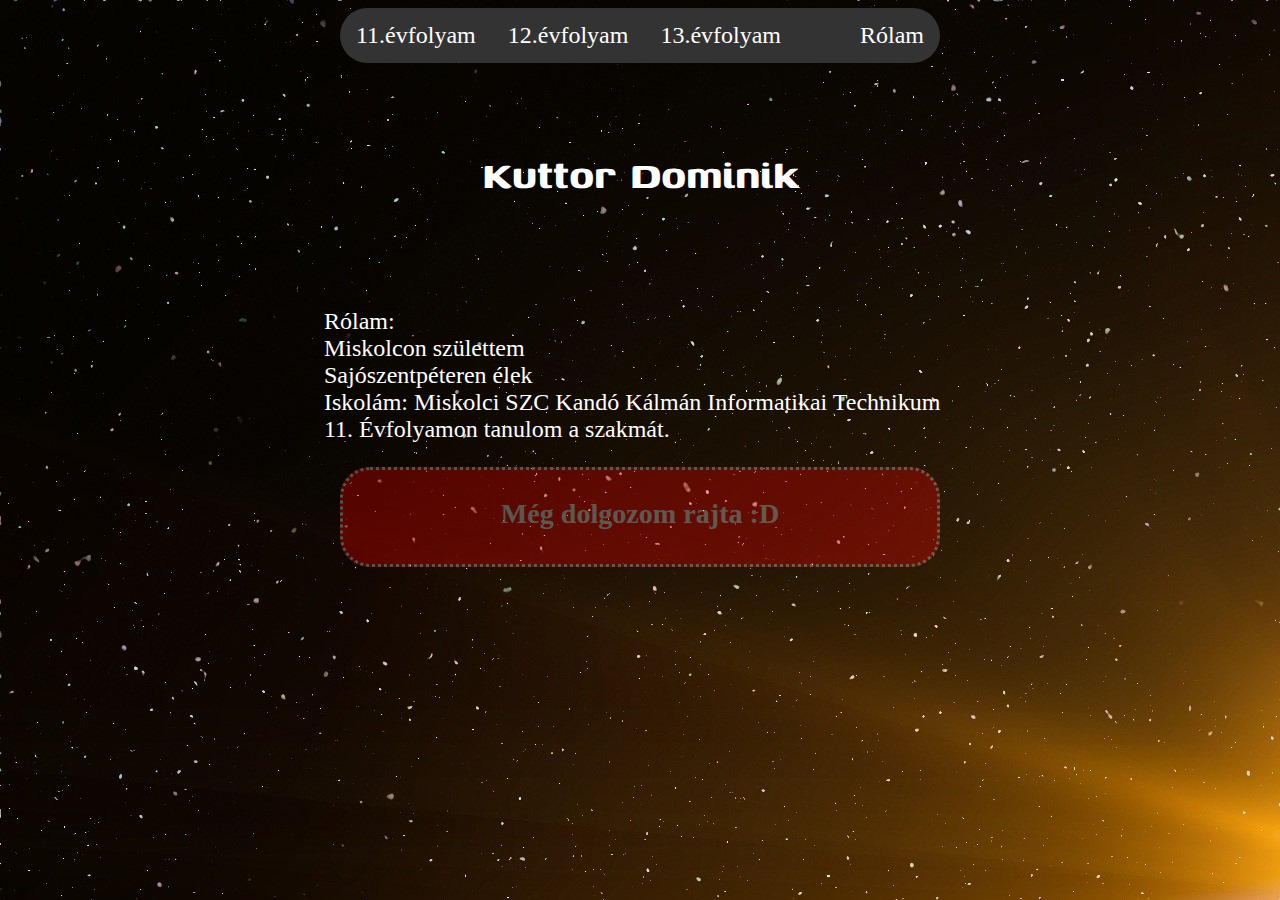
<file: index.html>
<!DOCTYPE html>
<html lang="hu">
<head>
    <link rel="stylesheet" href="style.css">
    <meta charset="UTF-8">
    <meta http-equiv="X-UA-Compatible" content="IE=edge">
    <meta name="viewport" content="width=device-width, initial-scale=1.0">
    <link rel="preconnect" href="https://fonts.googleapis.com">
    <link rel="preconnect" href="https://fonts.gstatic.com" crossorigin>
    <link href="https://fonts.googleapis.com/css2?family=Genos:wght@500&display=swap" rel="stylesheet">
    <title>Kuttor Dominik - Portfolio</title>
</head>
<body>

    <ul>
        
        <li class="dropdown">
          <a href="javascript:void(0)" class="dropbtn">11.évfolyam</a>
          <div class="dropdown-content">
            <a href="link1.html">Első órám szeptemberben</a>
            <a href="#">Link 2</a>
            <a href="hid.html">Hídkapcsolás</a>
          </div>
        </li>
        <li class="dropdown">
            <a href="javascript:void(0)" class="dropbtn">12.évfolyam</a>
            <div class="dropdown-content">
              <a href="#">Jelenleg még nincs</a>
            </div>
          </li>
          <li class="dropdown">
            <a href="javascript:void(0)" class="dropbtn">13.évfolyam</a>
            <div class="dropdown-content">
                <a href="#">Jelenleg még nincs</a>
            </div>
          </li>
        <li style="float:right"><a class="active" href="index.html">Rólam</a></li>
      </ul>
    <div class="header">
        <h1 class="nevem" style="text-align: center;">Kuttor Dominik</h1>
    </div>
    <div class="szoveg">
        <p class="rolam" style="text-align: left;">
        
            Rólam: <br>
            
            Miskolcon születtem <br>
            Sajószentpéteren élek <br>
            Iskolám: Miskolci SZC Kandó Kálmán Informatikai Technikum <br>
            11. Évfolyamon tanulom a szakmát. <br>
        </p> 
    </div>

    

    
    
</body>
<footer class="ajaj">
    <h3 class="szv">Még dolgozom rajta :D</h3>
</footer>
</html>
</file>
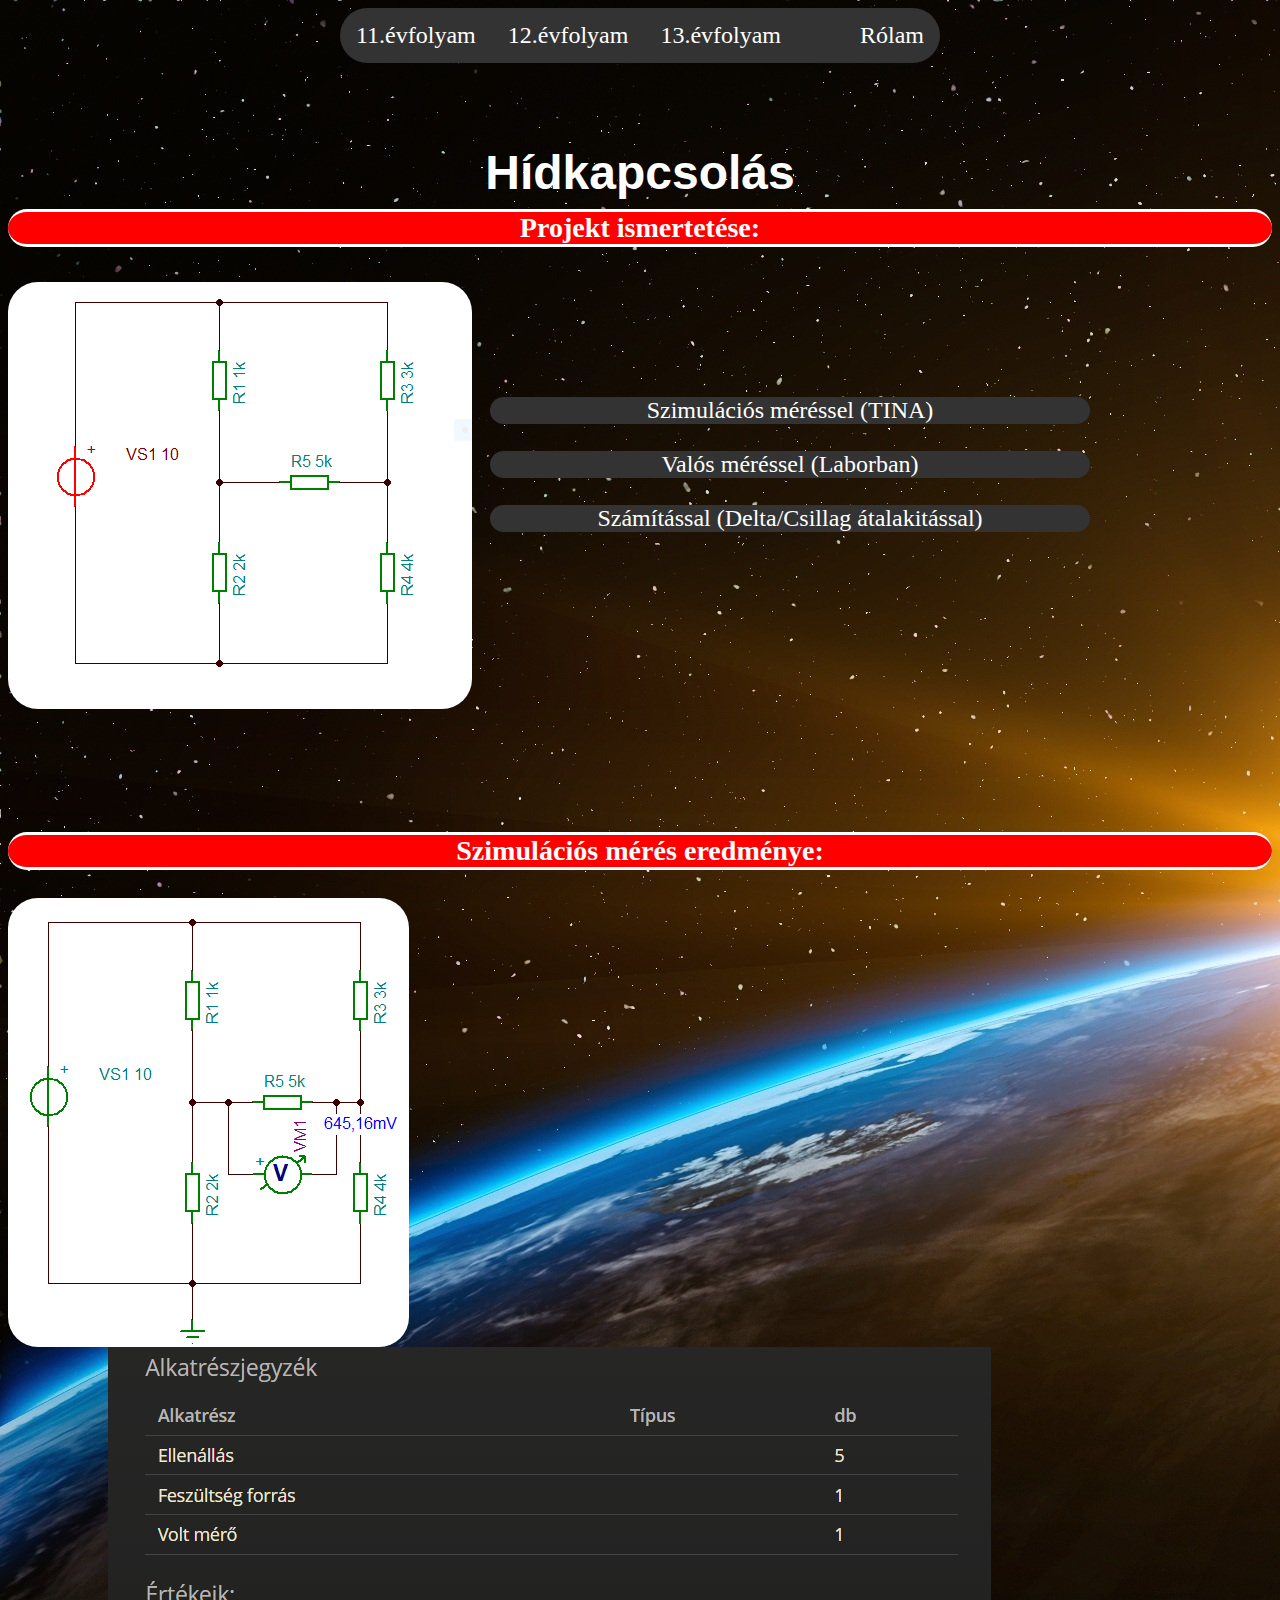
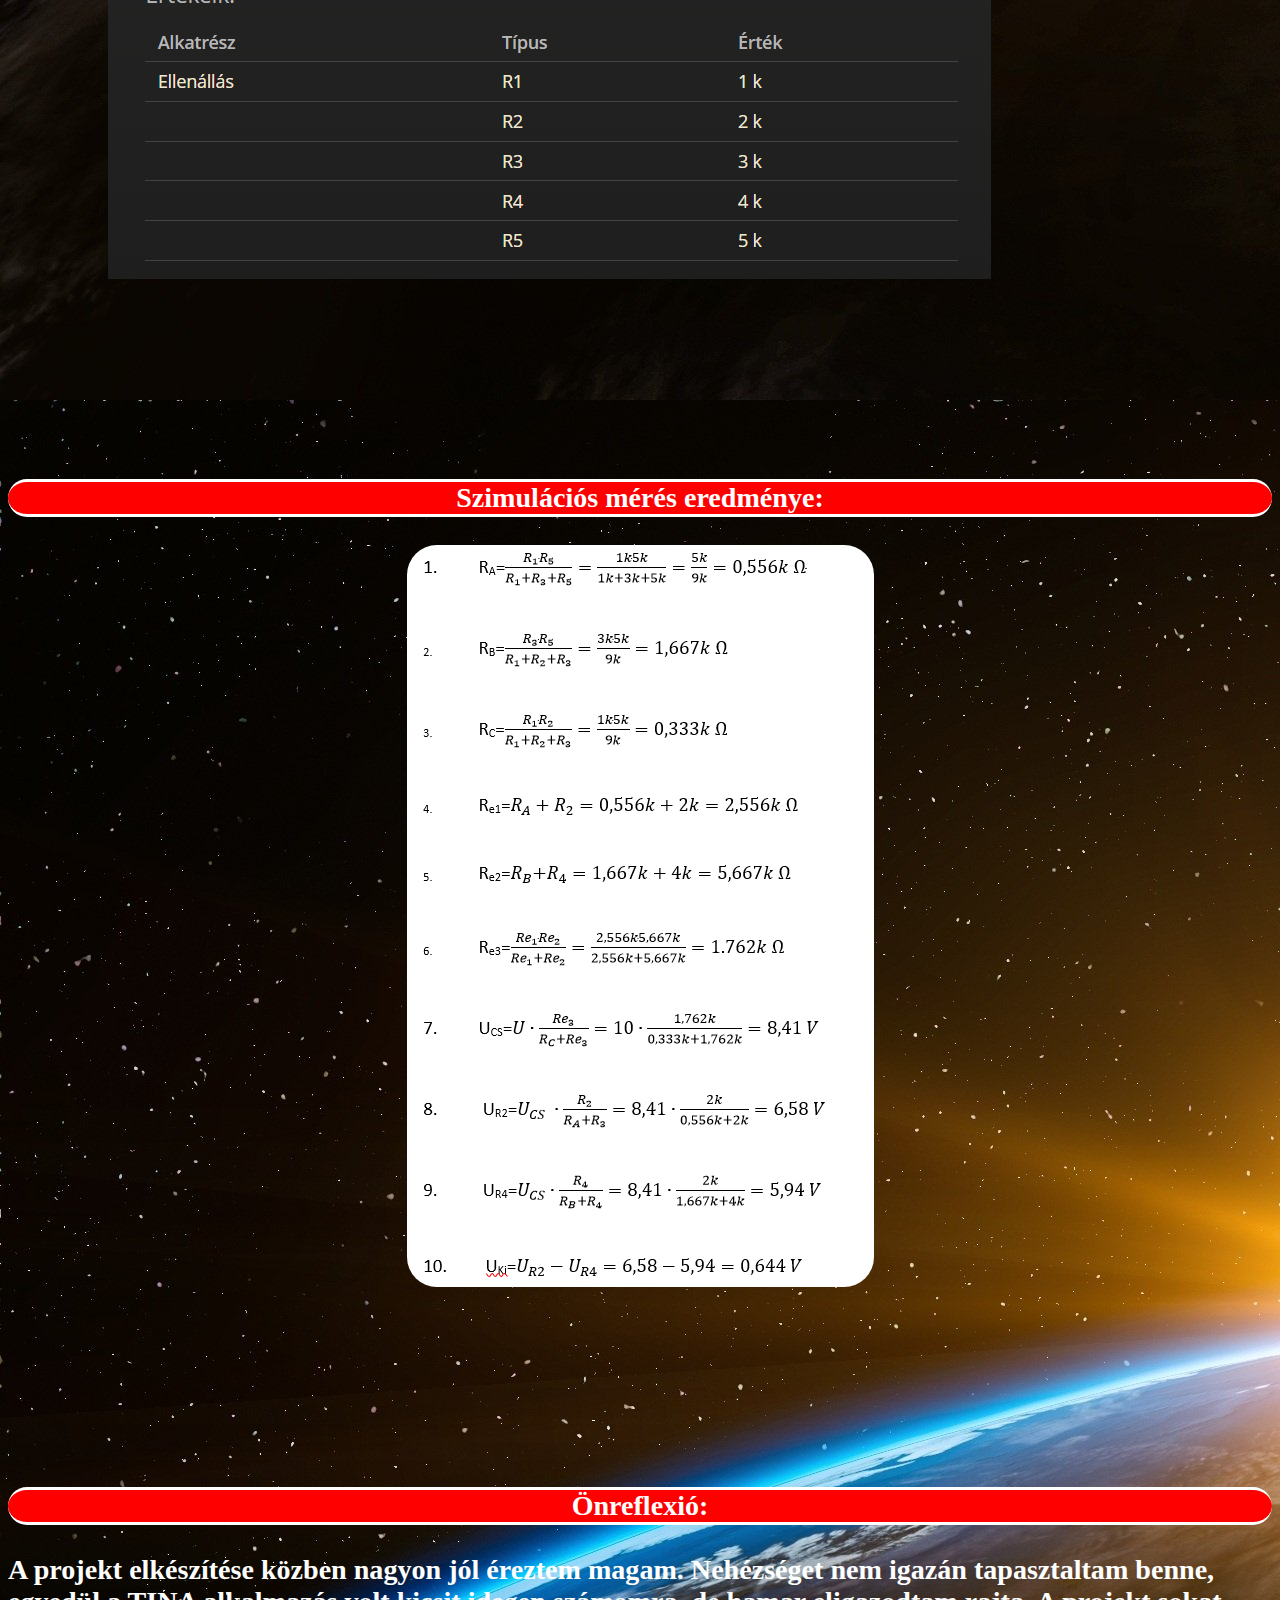
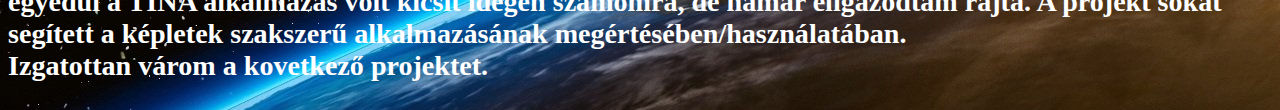
<file: hid.html>
<!DOCTYPE html>
<html lang="hu">
<head>
    <meta charset="UTF-8">
    <link rel="stylesheet" href="style.css">
    <meta http-equiv="X-UA-Compatible" content="IE=edge">
    <meta name="viewport" content="width=device-width, initial-scale=1.0">
    <title>Hídkapcsolás</title>
</head>
<body>
    <ul>
        
        <li class="dropdown">
          <a href="javascript:void(0)" class="dropbtn">11.évfolyam</a>
          <div class="dropdown-content">
            <a href="link1.html">Első órám szeptemberben</a>
            <a href="#">Link 2</a>
            <a href="#hid.html">Hídkapcsolás</a>
          </div>
        </li>
        <li class="dropdown">
            <a href="javascript:void(0)" class="dropbtn">12.évfolyam</a>
            <div class="dropdown-content">
              <a href="#">Jelenleg még nincs</a>
            </div>
          </li>
          <li class="dropdown">
            <a href="javascript:void(0)" class="dropbtn">13.évfolyam</a>
            <div class="dropdown-content">
                <a href="#">Jelenleg még nincs</a>
            </div>
          </li>
        <li style="float:right"><a class="active" href="index.html">Rólam</a></li>
      </ul>

    <div class="header">
        <h1 class="nevem" style="text-align: center;">Hídkapcsolás</h1>
    </div>
<img src="images/kapcs.png" title="Kapcsolási rajz" class="kapcs">

<h3 class="hidsz">Projekt ismertetése:</h3>

<div class="listaa">
<ul>Szimulációs méréssel (TINA)</ul><br>
<ul>Valós méréssel (Laborban)</ul><br>
<ul>Számítással (Delta/Csillag átalakitással)</ul>
</div>
<div class="lst">
<h3 class="hidsz2">Szimulációs mérés eredménye:</h3>
</div>
<img src="images/merese.png" title="Mérési eredmény" class="kapcs">
<img src="images/kep.PNG" title="Alkatrészjegyzék" class="kep">
<h3 class="hidsz3">Szimulációs mérés eredménye:</h3>
<div class="szm">
<img src="images/szm.png" title="Számítások" class="szm">
</div>
<h3 class="hidsz3">Önreflexió:</h3>
<h3 class="ref">A projekt elkészítése közben nagyon jól éreztem magam. Nehézséget nem igazán tapasztaltam benne, egyedül a TINA alkalmazás volt kicsit idegen számomra, de hamar eligazodtam rajta. A projekt sokat segített a képletek szakszerű alkalmazásának megértésében/használatában.<br>Izgatottan várom a kovetkező projektet.</h3>
</body>
</html>
</file>
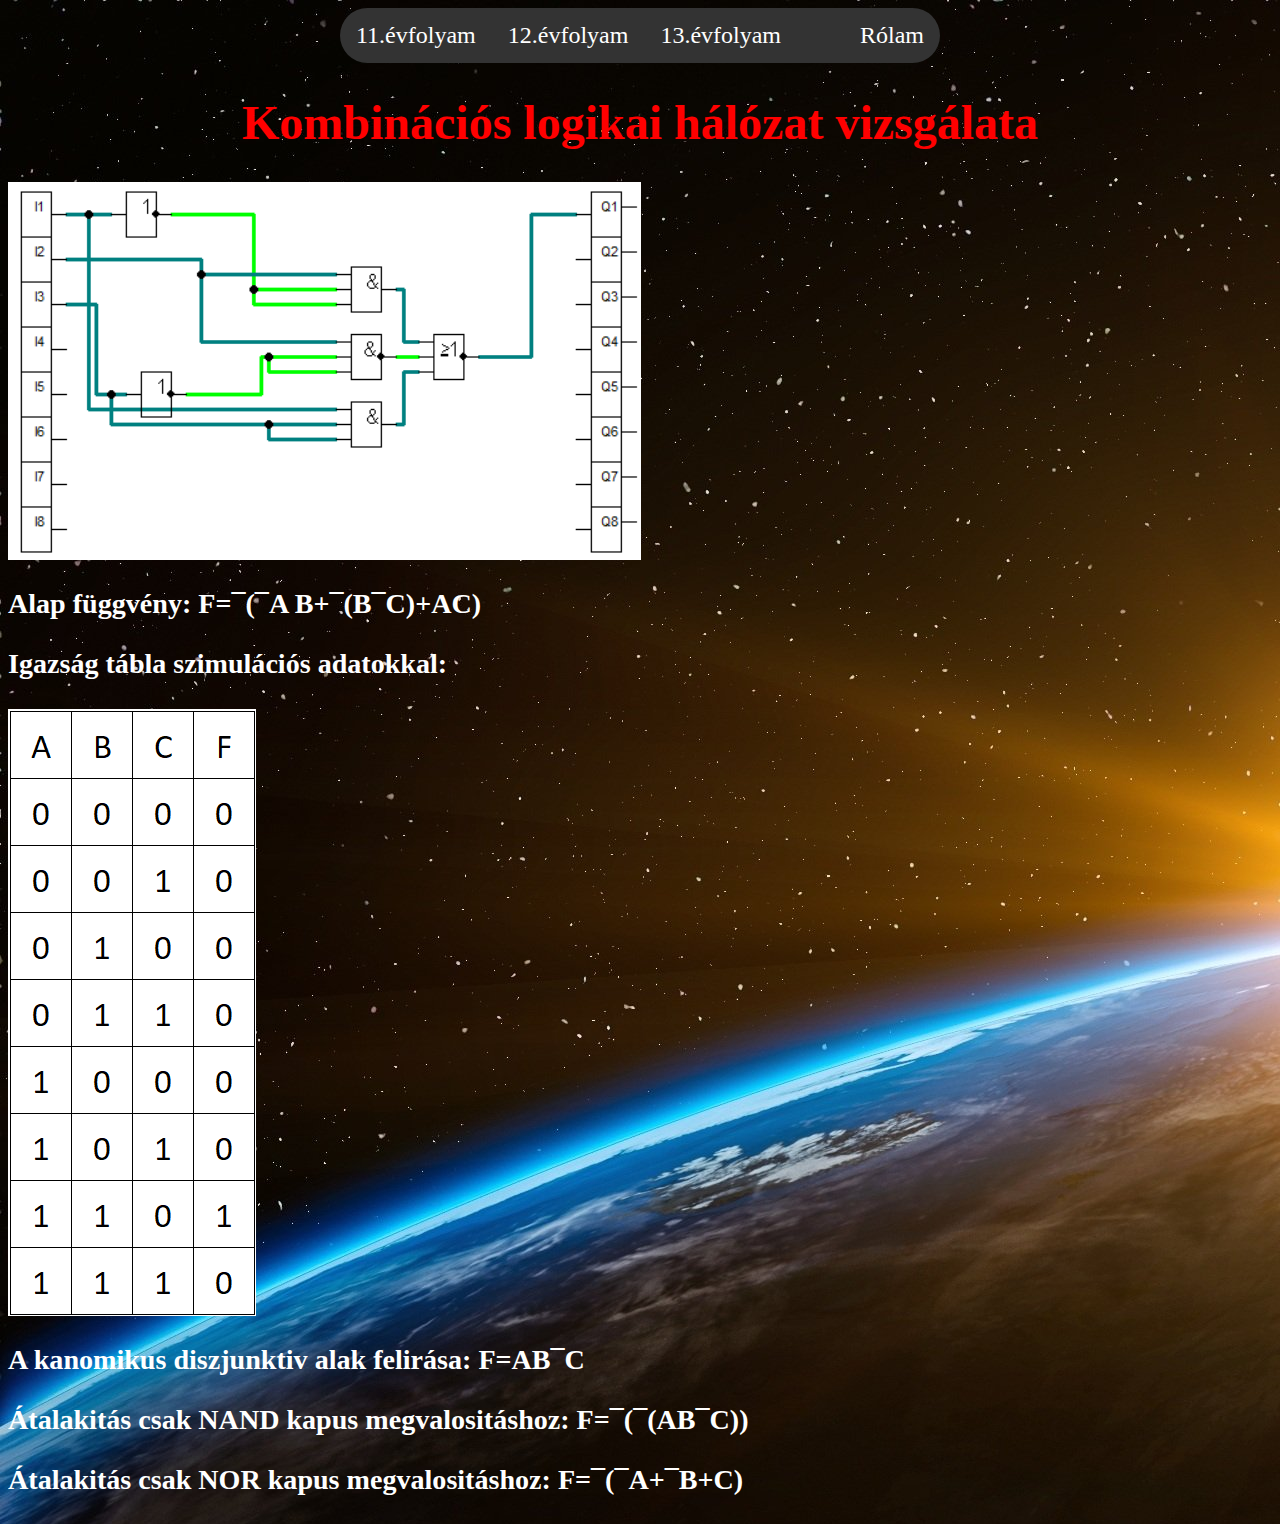
<file: komb.html>
<!DOCTYPE html>
<html lang="hu">
<head>
    <link rel="stylesheet" href="style.css">
    <meta charset="UTF-8">
    <meta http-equiv="X-UA-Compatible" content="IE=edge">
    <meta name="viewport" content="width=device-width, initial-scale=1.0">
    <title>Kombinációs hálózatok</title>
</head>
<body>
    <ul>
        
        <li class="dropdown">
          <a href="javascript:void(0)" class="dropbtn">11.évfolyam</a>
          <div class="dropdown-content">
            <a href="link1.html">Első órám szeptemberben</a>
            <a href="komb.html">Kombinációs hálozatok</a>
            <a href="hid.html">Hídkapcsolás</a>
          </div>
        </li>
        <li class="dropdown">
            <a href="javascript:void(0)" class="dropbtn">12.évfolyam</a>
            <div class="dropdown-content">
              <a href="#">Jelenleg még nincs</a>
            </div>
          </li>
          <li class="dropdown">
            <a href="javascript:void(0)" class="dropbtn">13.évfolyam</a>
            <div class="dropdown-content">
                <a href="#">Jelenleg még nincs</a>
            </div>
          </li>
        <li style="float:right"><a class="active" href="index.html">Rólam</a></li>
      </ul>

    <h1 class="egy">Kombinációs logikai hálózat vizsgálata</h1>
    <img class="kett" src="images/egy.png" alt="Kombinációs hálozatok">
    <h3 class="alapf">Alap függvény:  F=¯(¯A B+¯(B¯C)+AC)</h3>
    <h3 class="tab">Igazság tábla szimulációs adatokkal:</h3>
    <img class="kett" src="images/tab.png">
    <h3>A kanomikus diszjunktiv alak felirása: F=AB¯C</h3>
    <h3>Átalakitás csak NAND kapus megvalositáshoz: F=¯(¯(AB¯C))</h3>
    <h3>Átalakitás csak NOR kapus megvalositáshoz: F=¯(¯A+¯B+C)</h3>
</body>
</html>
</file>
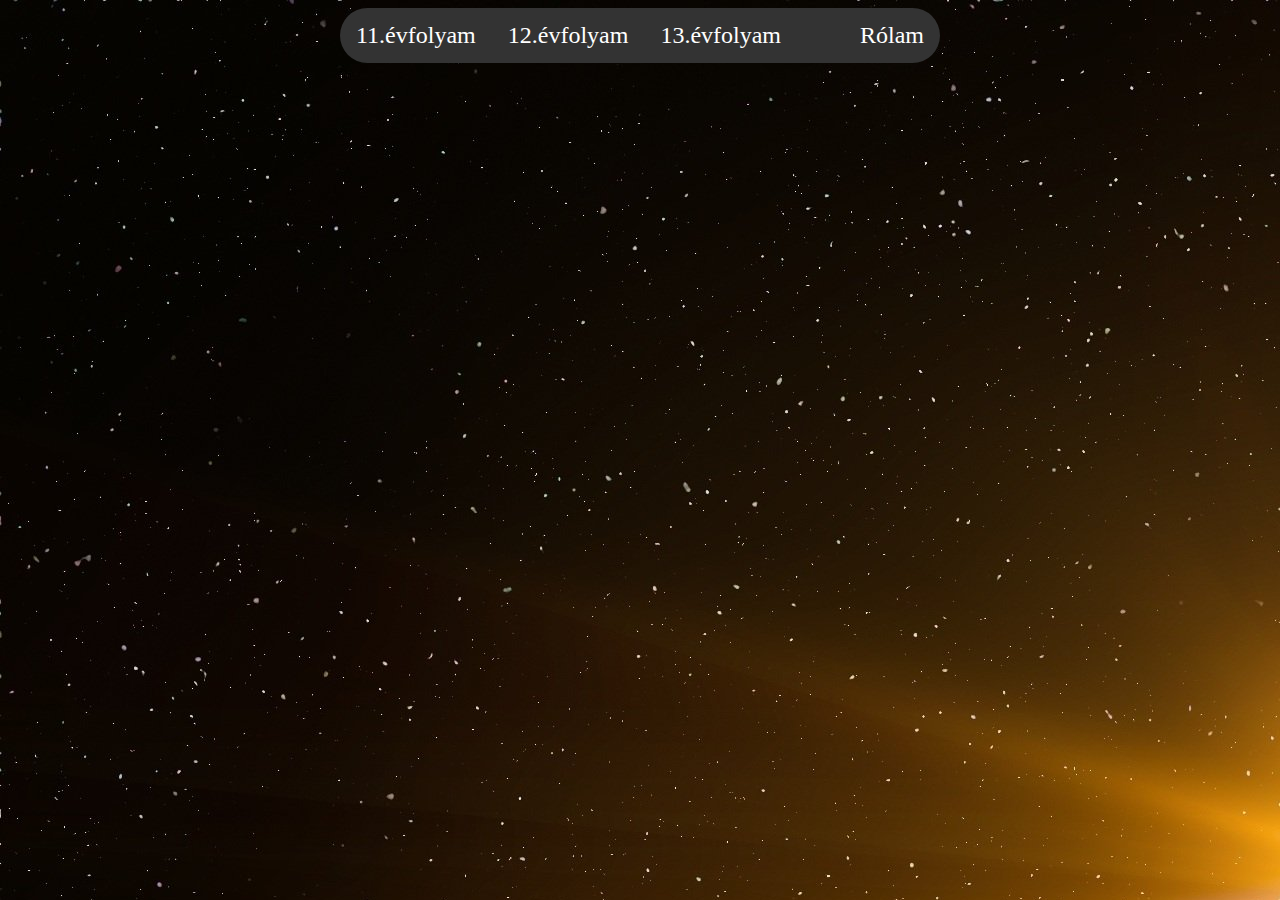
<file: link1.html>
<!DOCTYPE html>
<html lang="hu">
<head>
    <meta charset="UTF-8">
    <link rel="stylesheet" href="style.css">
    <meta http-equiv="X-UA-Compatible" content="IE=edge">
    <meta name="viewport" content="width=device-width, initial-scale=1.0">
    <title>Első órám</title>
</head>
<body>
  <ul>
        
    <li class="dropdown">
      <a href="javascript:void(0)" class="dropbtn">11.évfolyam</a>
      <div class="dropdown-content">
        <a href="link1.html">Első órám szeptemberben</a>
        <a href="#">Link 2</a>
        <a href="hid.html">Hídkapcsolás</a>
      </div>
    </li>
    <li class="dropdown">
        <a href="javascript:void(0)" class="dropbtn">12.évfolyam</a>
        <div class="dropdown-content">
          <a href="#">Jelenleg még nincs</a>
        </div>
      </li>
      <li class="dropdown">
        <a href="javascript:void(0)" class="dropbtn">13.évfolyam</a>
        <div class="dropdown-content">
            <a href="#">Jelenleg még nincs</a>
        </div>
      </li>
    <li style="float:right"><a class="active" href="index.html">Rólam</a></li>
  </ul>
</body>
</html>
</file>
<file: style.css>
* {
    box-sizing: border-box;
  }

  body {
    font-size: 24px;
    background-image: url(./images/anya.jpg);
    color: white;
  }
  img {
    vertical-align: middle;
    text-align: center;

  }
  .buttons {
    display: block;
    margin-left: auto;
    margin-right: auto;
    width: 25%;
    
}
  .container {
    position: relative;
    
  }
  .next {
    right: 37.5%;
    border-radius: 3px 0 0 3px;

  }
  .kep{
    position: relative;
    text-align: right;
    margin-left: 100px;
    margin-right: auto;
    font-size: 100px;
  }
  .listaa{
    text-align: center;
    margin-left: 300px;
    margin-right: auto;
    margin-top: 150px;

  }
  .prev,
  .next {
    cursor: pointer;
    position: absolute;
    top: 40%;
    width: auto;
    padding: 16px;
    margin-top: 0px;
    color: white;
    font-weight: bold;
    font-size: 32;
    border-radius: 0 3px 3px 0;
    user-select: none;
    -webkit-user-select: none;
  }

  
  /* On hover, add a black background color with a little bit see-through */
  .prev:hover,
  .next:hover {
    background-color: rgba(0, 0, 0, 0.8);
  }
  .cursor {
    cursor: pointer;
  }
  .mySlides {
    display: block;
    margin-left: auto;
    margin-right: auto;
    width: 50%;
    text-align: center;
  }

h2{
    text-align: center;
}

.szoveg{
    display: block;
    margin-left: auto;
    margin-right: auto;
    width: 50%;
    text-align: center;
    font-size: 24px;
}
.header {
    
    padding: 50px;
    font-family: 'Genos', sans-serif;
    text-align: center;
    margin-right: auto;
    margin-left: auto;
}
.nevem:hover {
    color: red;
    font-size: 300%;
    transition: transform .1s;

  }
.rolam{
    font-family: 'Righteous', cursive;
    text-align: center;
    margin-right: auto;
    margin-left: auto;
}
.rolam:hover {
    font-family: 'Righteous', cursive;
    font-size: 110%;
    transition: all 250ms ease-in-out;
}
ul {
    list-style-type: none;
    margin: 0;
    padding: 0;
    overflow: hidden;
    background-color: #333;
    width: 600px;
    margin-right: auto;
    margin-left: auto;
    border-radius: 30px;
  }
  
  li {
    float: left;
  }
  
  li a, .dropbtn {
    display: inline-block;
    color: rgb(255, 255, 255);
    text-align: center;
    padding: 14px 16px;
    text-decoration: none;
  }
  
  li a:hover, .dropdown:hover .dropbtn {
    background-color: rgb(43, 43, 43);
  }
  
  li.dropdown {
    display: inline-block;
    margin-left: auto;
    margin-right: auto;
  }
  
  .dropdown-content {
    display: none;
    position: absolute;
    background-color: #ff0000;
    min-width: 160px;
    box-shadow: 0px 8px 16px 0px rgba(0,0,0,0.2);
    z-index: 1;
    border-radius: 30px;
    opacity: 40%;
    
  }
  .kapcs{
    border-radius: 30px;
    border-top: 20px black;
    border-bottom: 20px black;
    border-left: 20px black;
    border-right: 20px black;
  }
  .hidsz{
    text-align: center;
    margin-top: -500px;
    margin-left: auto;
    margin-right: auto;
    background-color: red;
    border-radius: 30px;
    border-style: solid;
    border-right: 20px;
    border-left: 20px;
    
    
  }
  .hidsz2{
    text-align: center;
    margin-top: 300px;
    margin-left: auto;
    margin-right: auto;
    background-color: red;
    border-radius: 30px;
    border-style: solid;
    border-right: 20px;
    border-left: 20px;
  }
  .hidsz3{
    text-align: center;
    margin-top: 200px;
    margin-left: auto;
    margin-right: auto;
    background-color: red;
    border-radius: 30px;
    border-style: solid;
    border-right: 20px;
    border-left: 20px;
  }
  .ref{
    margin-left: auto;
    margin-right: auto;
  }
  .szm{
    text-align: center;
    border-radius: 30px;
    margin-right: auto;
    margin-left: auto;
  }
  .dropdown-content a {
    color: black;
    padding: 12px 16px;
    text-decoration: none;
    display: block;
    text-align: left;
  }
  
  .dropdown-content a:hover {
    background-color: #6e0000;
    border-radius: 30px;
}
  
  .dropdown:hover .dropdown-content {
    display: block;
  }
  [class*="col-"] {
    width: 100%;
  }
 .ajaj{
    background-color: red;
    opacity: 30%;
    border-style: dotted;
    border-radius: 30px;
    height: 100px;
    width: 600px;
    margin-left: auto;
    margin-right: auto;
    text-align: left;
}
  .szv{
    text-align: center;
    margin-left: auto;
    margin-right: auto;
  }
  @media only screen and (min-width: 600px) {
    /* For tablets: */
    .col-s-1 {width: 8.33%;}
    .col-s-2 {width: 16.66%;}
    .col-s-3 {width: 25%;}
    .col-s-4 {width: 33.33%;}
    .col-s-5 {width: 41.66%;}
    .col-s-6 {width: 50%;}
    .col-s-7 {width: 58.33%;}
    .col-s-8 {width: 66.66%;}
    .col-s-9 {width: 75%;}
    .col-s-10 {width: 83.33%;}
    .col-s-11 {width: 91.66%;}
    .col-s-12 {width: 100%;}
  }
  @media only screen and (min-width: 768px) {
    /* For desktop: */
    .col-1 {width: 8.33%;}
    .col-2 {width: 16.66%;}
    .col-3 {width: 25%;}
    .col-4 {width: 33.33%;}
    .col-5 {width: 41.66%;}
    .col-6 {width: 50%;}
    .col-7 {width: 58.33%;}
    .col-8 {width: 66.66%;}
    .col-9 {width: 75%;}
    .col-10 {width: 83.33%;}
    .col-11 {width: 91.66%;}
    .col-12 {width: 100%;}
  }
.egy{
  text-align: center;
  color: red;
  margin-left: auto;
  margin-right: auto;
}
.kett{
  position: relative;
  margin-left: auto;
  margin-right: auto;
}
</file>
